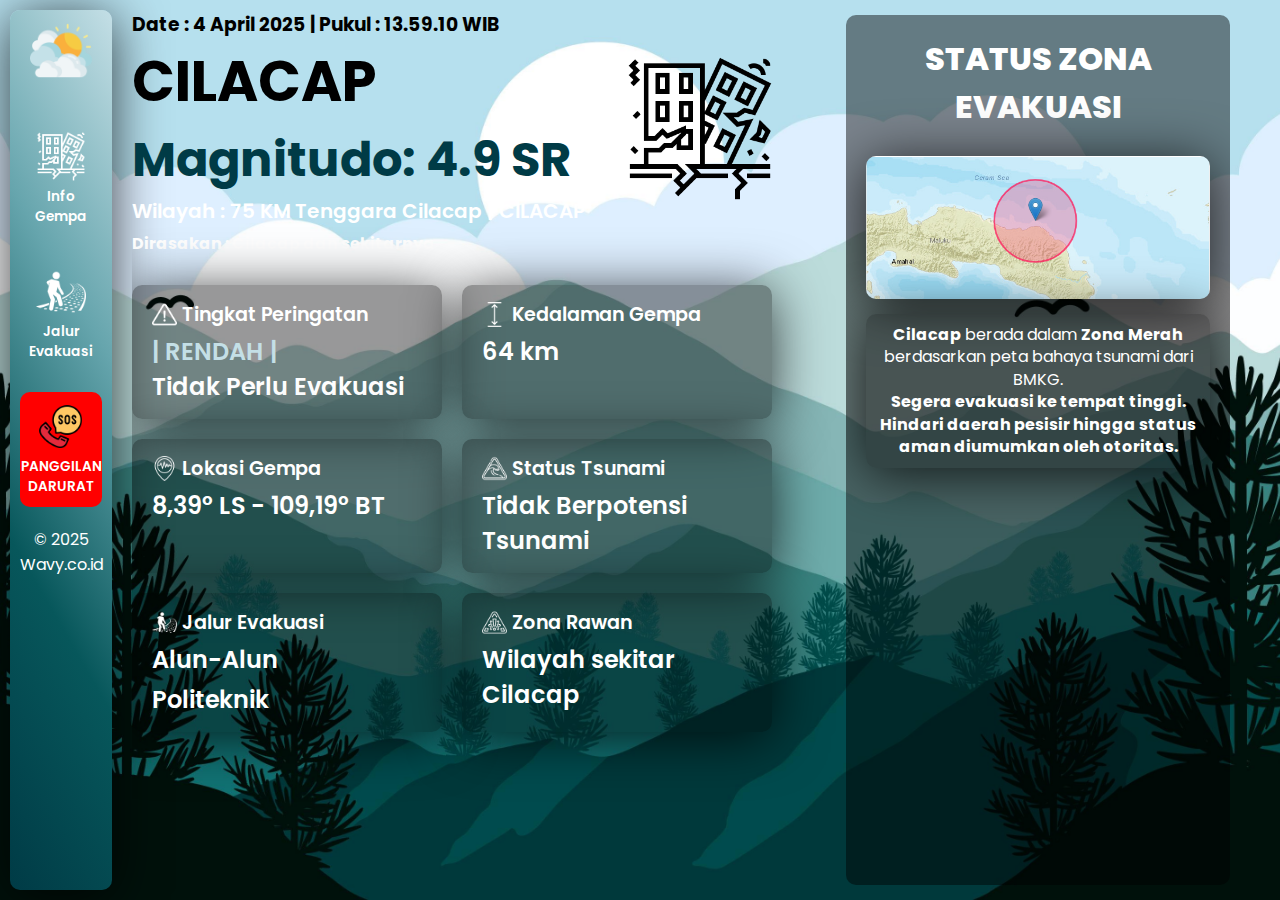
<file: home.html>
<!DOCTYPE html>
<html lang="en">
<head>
    <meta charset="UTF-8">
    <meta name="viewport" content="width=device-width, initial-scale=1.0">
    <title>Wavy | Peringatan Dini Megathrust</title>
    <link rel="stylesheet" href="assets/style2.css">
    <link rel="icon" href="assets/images/cloudy.png">
</head>
<body>
    <nav>
        <section class="logo-nav">
            <img src="assets/images/cloudy.png" alt="Logo Wavy">
        </section>
        <section class="navbar">
            <div class="cuaca">
                <img src="assets/images/earthquake.png" alt="">
                <p>Info Gempa</p>
            </div>
            <div class="bencana">
                <img src="assets/images/healthy.png" alt="">
                <a href="content.html"><p>Jalur Evakuasi</p></a>
            </div>
            <div class="footer">
                <img src="assets/images/emergency-call.png" alt="">
                <a href=""><p>PANGGILAN DARURAT</p></a>
            </div>
            <div class="wm">
                <p>© 2025 Wavy.co.id</p>
            </div>
        </section>
    </nav>
    <main>
    <section class="info-cuaca">
        <div class="teks-cuaca">
            <h3>Date : 4 April 2025 | Pukul : 13.59.10 WIB</h3>
            <h1>CILACAP</h1>
            <figcaption>Magnitudo: 4.9 SR</figcaption>
            <span>
                Wilayah : 75 KM Tenggara Cilacap | CILACAP
            </span>
            <p>Dirasakan : Cilacap dan sekitarnya</p>
        </div>
        <div class="gambar-cuaca">
            <img src="assets/images/earthquake.png" alt="Icon Gempa">
        </div>
    </section>

    <section class="detail-cuaca">
        <div class="uv">
            <div class="judul">
                <img src="assets/images/danger.png" alt="">
                <figcaption>Tingkat Peringatan</figcaption>
            </div>
            <p><span>| RENDAH |</span><br>Tidak Perlu Evakuasi</p>
        </div>
        <div class="kelembapan">
            <div class="judul">
                <img src="assets/images/height.png" alt="">
                <figcaption>Kedalaman Gempa</figcaption>
            </div>
            <p>64 km</p>
        </div>
        <div class="angin">
            <div class="judul">
                <img src="assets/images/placeholder.png" alt="">
                <figcaption>Lokasi Gempa</figcaption>
            </div>
            <p>8,39° LS - 109,19° BT</p>
        </div>
        <div class="embun">
            <div class="judul">
                <img src="assets/images/tsunami.png" alt="">
                <figcaption>Status Tsunami</figcaption>
            </div>
            <p>Tidak Berpotensi Tsunami</p>
        </div>
        <div class="gelombang">
            <div class="judul">
                <img src="assets/images/healthy.png" alt="">
                <figcaption>Jalur Evakuasi</figcaption>
            </div>
            <p>Alun-Alun</p>
            <p>Politeknik</p>
        </div>
        <div class="arus">
            <div class="judul">
                <img src="assets/images/warning-sign.png" alt="">
                <figcaption>Zona Rawan</figcaption>
            </div>
            <p>Wilayah sekitar Cilacap</p>
        </div>
    </section>
</main>
    <aside>
        <h1>STATUS ZONA EVAKUASI</h1>
        <img src="assets/images/Cuplikan layar 2025-07-23 071023.png" alt="Peta Zona Tsunami">
        <div class="info-prakiraan">
            <p><b>Cilacap</b> berada dalam <b>Zona Merah</b> berdasarkan peta bahaya tsunami dari BMKG.</p>
            <b>Segera evakuasi ke tempat tinggi. Hindari daerah pesisir hingga status aman diumumkan oleh otoritas.</b>
        </div>
    </aside> 
</body>
</html>
</file>
<file: assets/style2.css>
@import url('https://fonts.googleapis.com/css2?family=Poppins:ital,wght@0,100;0,200;0,300;0,400;0,500;0,600;0,700;0,800;0,900;1,100;1,200;1,300;1,400;1,500;1,600;1,700;1,800;1,900&display=swap');

:root{
    --primary: #003B46;
    --secondary: #07575B;
    --tertiary: #66A5AD;
    --extra: #C4DFE6;
    --bonus: rgb(9, 243, 216);
    --white: white;
    --black: black;
}
*, html, body {
    margin: 0;
    padding: 0;
    box-sizing: border-box;
}
body{
    background: url('images/6221846.jpg');
    background-repeat: no-repeat;
    background-size: cover;
    background-position: bottom;
    height: 100vh;
    display: flex;
    overflow: hidden;
    font-family: "Poppins", sans-serif;
    color: var(--white);
}
nav{
    height: calc(100vh - 20px); 
    width: 8%;
    margin: 10px;
    border-radius: 10px;
    background: linear-gradient(60deg, var(--primary), var(--secondary), var(--tertiary), var(--extra));
    display: flex;
    flex-direction: column;
    align-items: center;
    justify-content: flex-start;
    box-shadow: 0px 6px 53px 0px rgba(0,0,0,0.75);
    -webkit-box-shadow: 0px 6px 53px 0px rgba(0,0,0,0.75);
    -moz-box-shadow: 0px 6px 53px 0px rgba(0,0,0,0.75);
    padding-top: 10px;
    gap: 40px;
}
.logo-nav{
    width: 100%;
    display: flex;
    justify-content: center;
}
.logo-nav img{
    width: 60%;
    height: auto;
}
.navbar{
    display: flex;
    flex-direction: column;
    gap: 20px;
    align-items: center;
    width: 100%;
}
.cuaca, .bencana, .footer{
    display: flex;
    flex-direction: column;
    align-items: center;
    justify-content: center;
    border-radius: 10px;
    padding: 10px 5px;
    cursor: pointer;
    transition: all 0.3s ease;
    width: 80%;
}
.cuaca p, .bencana p, .footer p{
    font-weight: 600;
    font-size: 0.85rem;
    color: var(--white);
    text-align: center;
    margin-top: 5px;
    text-decoration: none;
}
.cuaca img, .bencana img{
    width: 70%;
    height: auto;
    filter: invert(1);
}
.bencana a {
    text-decoration: none;
}
.footer{
    background-color: red;
}
.footer:hover{
    transition: all ease 0.5s;
    background-color: rgba(0, 0, 0, 0.5);
    transform: scale(1.05);
}
.footer img{
    width: 70%;
    height: auto;
}
.footer a{
    text-decoration: none;
}
.cuaca:hover, .bencana:hover{
    background-color: var(--secondary);
    transform: scale(1.05);
}
main{
    height: calc(100vh - 20px);
    margin: 10px 0 10px 10px;
    width: 55%;
    display: flex;
    flex-direction: column;
    justify-content: flex-start;
    gap: 30px;
    overflow-y: auto;
    padding-right: 15px;
}
.info-cuaca{
    display: flex;
    align-items: center;
    gap: 40px;
}
.teks-cuaca h1{
    font-weight: 700;
    font-size: 3.5rem; 
    color: var(--black);
}
.teks-cuaca h3{
    color: var(--black);
}
.teks-cuaca figcaption{
    font-weight: 700;
    font-size: 3rem;
    color: var(--primary);
}
.teks-cuaca span{
    font-weight: 600;
    font-size: 1.25rem;
    margin-top: 5px;
}
.teks-cuaca p{
    font-weight: 700;
    font-size: 1rem;
    margin-top: 8px;
    line-height: 1.3;
}
.teks-cuaca b{
    font-size: 1.5rem;
}
.gambar-cuaca img{
    width: 150px;
    height: auto;
}
.detail-cuaca{
    display: flex;
    flex-wrap: wrap;
    gap: 20px;
    justify-content: flex-start;
}
.uv, .kelembapan, .angin, .embun, .gelombang, .arus{
    background: rgba(0,0,0,0.4);
    box-shadow: 0px 6px 53px 0px rgba(0,0,0,0.75);
    border-radius: 10px;
    padding: 15px 20px;
    width: 45%;
    min-width: 280px;
    color: var(--white);
    display: flex;
    flex-direction: column;
    gap: 5px;
}
.uv span{
    color: var(--extra);
}
.judul{
    display: flex;
    align-items: center;
    gap: 5px;
}
.judul img{
    width: 25px;
    height: auto;
    filter: invert(1);
}
.judul figcaption{
    font-weight: 600;
    font-size: 1.2rem;
}
.detail-cuaca p{
    font-weight: 600;
    font-size: 1.5rem;
}
aside{
    height: calc(100vh - 30px);
    width: 30%;
    margin: 15px 15px 15px 10px;
    border-radius: 10px;
    background: rgba(0,0,0,0.45);
    display: flex;
    flex-direction: column;
    align-items: center;
    justify-content: flex-start;
    gap: 15px;
    padding: 20px;
    overflow-y: auto;
    color: var(--white);
}
aside h1{
    font-weight: 800;
    font-size: 2rem;
    text-align: center;
    margin-bottom: 10px;
}
aside img{
    width: 100%;
    height: auto;
    border-radius: 10px;
    box-shadow: 0px 6px 53px 0px rgba(0,0,0,0.75);
}
.info-prakiraan{
    font-size: 1rem;
    text-align: center;
    line-height: 1.4;
    padding: 10px;
    border-radius: 10px;
    background: rgba(0,0,0,0.3);
    box-shadow: 0px 6px 53px 0px rgba(0,0,0,0.75);
}
.wm{
    text-align: center;
    font-size: 1rem;
}

@media (max-width:480px){
    @import url('https://fonts.googleapis.com/css2?family=Poppins:ital,wght@0,100;0,200;0,300;0,400;0,500;0,600;0,700;0,800;0,900;1,100;1,200;1,300;1,400;1,500;1,600;1,700;1,800;1,900&display=swap');

:root{
    --primary: #003B46;
    --secondary: #07575B;
    --tertiary: #66A5AD;
    --extra: #C4DFE6;
    --bonus: rgb(9, 243, 216);
    --white: white;
    --black: black;
}
*, html, body {
    margin: 0;
    padding: 0;
    box-sizing: border-box;
}
body{
    background: url('images/6221846.jpg');
    background-repeat: no-repeat;
    background-size: cover;
    background-position: bottom;
    height: 100vh;
    display: flex;
    flex-direction: column;
    overflow: hidden;
    font-family: "Poppins", sans-serif;
    color: var(--white);
}
nav{
    height: 100%; 
    width: 100vw;
    margin: 10px;
    border-radius: 10px;
    background: linear-gradient(60deg, var(--primary), var(--secondary), var(--tertiary), var(--extra));
    display: flex;
    flex-wrap: wrap;
    flex-direction: row;
    align-items: center;
    justify-content: center;
    box-shadow: 0px 6px 53px 0px rgba(0,0,0,0.75);
    -webkit-box-shadow: 0px 6px 53px 0px rgba(0,0,0,0.75);
    -moz-box-shadow: 0px 6px 53px 0px rgba(0,0,0,0.75);
    gap: 0px;
}
.logo-nav{
    width: fit-content;
    display: flex;
    justify-content: center;
}
.logo-nav img{
    width: 20%;
    height: auto;
}
.navbar{
    display: flex;
    flex-direction: row;
    gap: 20px;
    align-items: center;
    justify-content: center;
    width: 100%;
}
.cuaca, .bencana, .footer{
    display: flex;
    align-items: center;
    justify-content: center;
    border-radius: 10px;
    cursor: pointer;
    transition: all 0.3s ease;
    width: 100%;
}
.cuaca p, .bencana p, .footer p{
    font-weight: 600;
    font-size: 0.8rem;
    color: var(--white);
    text-align: center;
    text-decoration: none;
}
.cuaca img, .bencana img, .footer img{
    width: 50%;
    height: auto;
}
.bencana a {
    text-decoration: none;
}
.footer{
    background-color: red;
}
.footer:hover{
    transition: all ease 0.5s;
    background-color: rgba(0, 0, 0, 0.5);
    transform: scale(1.05);
}
.footer a{
    text-decoration: none;
}
.cuaca:hover, .bencana:hover{
    background-color: var(--secondary);
    transform: scale(1.05);
}
main{
    height: 100%;
    margin: 10px;
    width: 100vw;
    display: flex;
    align-items: center;
    justify-content: center;
    gap: 30px;
}
.info-cuaca{
    display: flex;
    align-items: center;
    gap: 40px;
}
.teks-cuaca h1{
    font-weight: 700;
    font-size: 3.5rem; 
    color: var(--black);
}
.teks-cuaca h3{
    color: var(--black);
}
.teks-cuaca figcaption{
    font-weight: 700;
    font-size: 3rem;
    color: var(--primary);
}
.teks-cuaca span{
    font-weight: 600;
    font-size: 1.25rem;
    margin-top: 5px;
}
.teks-cuaca p{
    font-weight: 700;
    font-size: 1rem;
    margin-top: 8px;
    line-height: 1.3;
}
.teks-cuaca b{
    font-size: 1.5rem;
}
.gambar-cuaca img{
    width: 150px;
    height: auto;
}
.detail-cuaca{
    display: flex;
    flex-wrap: wrap;
    gap: 20px;
    justify-content: center;
}
.uv, .kelembapan, .angin, .embun, .gelombang, .arus{
    background: rgba(0,0,0,0.4);
    box-shadow: 0px 6px 53px 0px rgba(0,0,0,0.75);
    border-radius: 10px;
    padding: 15px 20px;
    width: 45%;
    min-width: 280px;
    color: var(--white);
    display: flex;
    flex-direction: column;
    gap: 5px;
}
.uv span{
    color: var(--extra);
}
.judul{
    display: flex;
    align-items: center;
    gap: 5px;
}
.judul img{
    width: 25px;
    height: auto;
    filter: invert(1);
}
.judul figcaption{
    font-weight: 600;
    font-size: 1.2rem;
}
.detail-cuaca p{
    font-weight: 600;
    font-size: 1.5rem;
}
aside{
    height: calc(100vh - 30px);
    width: 30%;
    margin: 15px 15px 15px 10px;
    border-radius: 10px;
    background: rgba(0,0,0,0.45);
    display: flex;
    flex-direction: column;
    align-items: center;
    justify-content: flex-start;
    gap: 15px;
    padding: 20px;
    color: var(--white);
}
aside h1{
    font-weight: 800;
    font-size: 2rem;
    text-align: center;
    margin-bottom: 10px;
}
aside img{
    width: 100%;
    height: auto;
    border-radius: 10px;
    box-shadow: 0px 6px 53px 0px rgba(0,0,0,0.75);
}
.info-prakiraan{
    font-size: 1rem;
    text-align: center;
    line-height: 1.4;
    padding: 10px;
    border-radius: 10px;
    background: rgba(0,0,0,0.3);
    box-shadow: 0px 6px 53px 0px rgba(0,0,0,0.75);
}
.wm{
    display: none;
}


}
</file>
